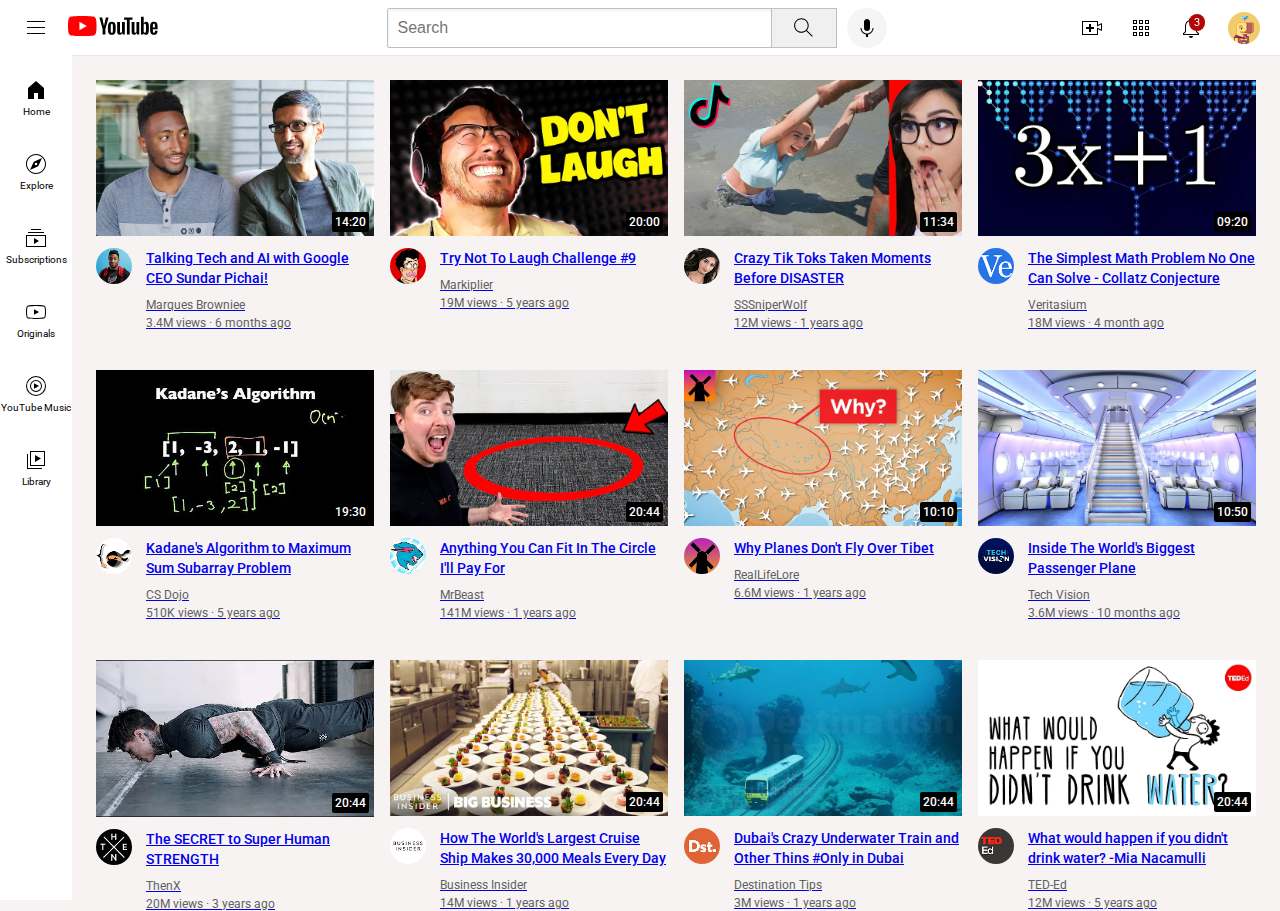
<file: index.html>
<!DOCTYPE html>
<html lang="en">
<head>


  <link rel="preconnect" href="https://fonts.googleapis.com">
  <link rel="preconnect" href="https://fonts.gstatic.com" crossorigin>
  <link href="https://fonts.googleapis.com/css2?family=Roboto:wght@400;500;700&display=swap" rel="stylesheet">
  <link rel="stylesheet" href="/styles/sidebar.css">
  <link rel="stylesheet" href="/styles/video.css">
  <link rel="stylesheet" href="/styles/header.css">
  <link rel="stylesheet" href="/styles/general.css">
  <meta charset="UTF-8">
  <meta http-equiv="X-UA-Compatible" content="IE=edge">
  <meta name="viewport" content="width=device-width, initial-scale=1.0">
  <title>YouTube</title>

</head>

<body>


  <header class="header">

    <div class="left-section">
      <img class="hamburger-menu" src="icons/hamburger-menu.svg">
      <a href="https://www.youtube.com/">

        <img class="youtube-logo" src="icons/youtube-logo.svg">
      </a>
    
    </div>

    
    <div class="middle-section">
      <input class="search-bar" type="text" placeholder="Search">
      <button class="search-button">
        <img class="search-icon" src="icons/search.svg">
        <div class="tool-tip">Search</div>
      </button>
      <button class="voice-search-button">
        <img class="voice-search-icon" src="icons/voice-search-icon.svg">
        <div class="tool-tip">Search with your voice</div>
      </button>
    </div>

    <div class="right-section">

      <div class="upload-icon-container">
        <img class="upload-icon" src="icons/upload.svg">
        <div class="tool-tip">Create</div>
      </div>
     

      <div class="youtube-apps-container">
        <img class="youtube-apps-icon" src="icons/youtube-apps.svg">
        <div class="tool-tip">YouTube apps</div>
      </div>
      

      <div class="notifications-icon">
        <img class="notification-icon" src="icons/notifications.svg">
        <div class="tool-tip">Notifications</div>
        <div class="notifications-count">3</div>
      </div>
      

      <img class="current-user-picture" src="Images/proPic.png">
    </div>
  </header>


  <nav class="sidebar">

  <div class="sidebar-link">
<img src="sidebar-icons/home.svg">
<div>Home</div>
  </div>

  <div class="sidebar-link">
    <img src="sidebar-icons/explore.svg">
    <div>Explore</div>
  </div>

  <div class="sidebar-link">
    <img src="sidebar-icons/subscriptions.svg">
    <div>Subscriptions</div>
  </div>

  <div class="sidebar-link">
    <img src="sidebar-icons/originals.svg">
    <div>Originals</div>
  </div>

  <div class="sidebar-link">
    <img src="sidebar-icons/youtube-music.svg">
    <div>YouTube Music</div>
  </div>

  <div class="sidebar-link">
    <img src="sidebar-icons/library.svg">
    <div>Library</div>
  </div>

</nav>

 
<main>

  <div class="video-grid">

    <a href="https://www.youtube.com/watch?v=n2RNcPRtAiY">
      <div class="video-preview">
        <div class="thumbnail-row">
          <img class="thumbnail" src="Images/thumbnail-1.webp">
          <div class="video-time">14:20</div>
        </div>
    
        <div class="video-info-grid">
            <div class="channel-picture">
              <img class="profile-picture" src="Images/channel-1.jpeg">
            </div>
     
            <div class="video-info">
            <p class="video-title">
              Talking Tech and AI with Google CEO Sundar Pichai!
            </p>
          
            <p class="video-author">
              Marques Browniee
            </p>
          
            <p class="video-stats">
              3.4M views &#183; 6 months ago
            </p>
            </div>
        </div>
    
      </div>
    </a>
  
  
   <a href="https://www.youtube.com/watch?v=mP0RAo9SKZk">

    <div class="video-preview">
      <div class="thumbnail-row">
        <img class="thumbnail" src="Images/thumbnail-2.webp">
        <div class="video-time">20:00</div>
      </div>
  
      <div class="video-info-grid">
          <div class="channel-picture">
            <img class="profile-picture" src="Images/channel-2.jpeg">
          </div>
  
          <div class="video-info">
          <p class="video-title">
            Try Not To Laugh Challenge #9
          </p>
        
          <p class="video-author">
            Markiplier
          </p>
        
          <p class="video-stats">
            19M views &#183; 5 years ago
          </p>
          </div> 
      </div>
    </div>


   </a>

  
  
  
  <a href="https://www.youtube.com/watch?v=FgjPQQeTh1w">

    <div class="video-preview">
      <div class="thumbnail-row">
        <img class="thumbnail" src="Images/thumbnail-3.webp">
        <div class="video-time">11:34</div>
      </div>
  
      <div class="video-info-grid">
          <div class="channel-picture">
            <img class="profile-picture" src="Images/channel-3.jpeg">
          </div>
  
          <div class="video-info">
          <p class="video-title">
            Crazy Tik Toks Taken Moments Before DISASTER
          </p>
        
          <p class="video-author">
            SSSniperWolf
          </p>
        
          <p class="video-stats">
            12M views &#183; 1 years ago
          </p>
          </div> 
      </div>
    </div>

  </a>

  
  


  <a href="https://www.youtube.com/watch?v=094y1Z2wpJg">

    <div class="video-preview">
      <div class="thumbnail-row">
        <img class="thumbnail" src="Images/thumbnail-4.webp">
        <div class="video-time">09:20</div>
      </div>
  
      <div class="video-info-grid">
          <div class="channel-picture">
            <img class="profile-picture" src="Images/channel-4.jpeg">
          </div>
  
          <div class="video-info">
          <p class="video-title">
            The Simplest Math Problem No One Can Solve - Collatz Conjecture
          </p>
        
          <p class="video-author">
            Veritasium
          </p>
        
          <p class="video-stats">
            18M views &#183; 4 month ago
          </p>
          </div> 
      </div>
    </div>

  </a>

  
  <a href="https://www.youtube.com/watch?v=86CQq3pKSUw">

    <div class="video-preview">
      <div class="thumbnail-row">
        <img class="thumbnail" src="Images/thumbnail-5.webp">
        <div class="video-time">19:30</div>
      </div>
  
      <div class="video-info-grid">
          <div class="channel-picture">
            <img class="profile-picture" src="Images/channel-5.jpeg">
          </div>
  
          <div class="video-info">
          <p class="video-title">
            Kadane's Algorithm to Maximum Sum Subarray Problem 
          </p>
        
          <p class="video-author">
            CS Dojo
          </p>
        
          <p class="video-stats">
            510K views &#183; 5 years ago
          </p>
          </div> 
      </div>
    </div>
  
  </a>

  

  <a href="https://www.youtube.com/watch?v=yXWw0_UfSFg">

    <div class="video-preview">
      <div class="thumbnail-row">
        <img class="thumbnail" src="Images/thumbnail-6.webp">
        <div class="video-time">20:44</div>
      </div>
  
      <div class="video-info-grid">
          <div class="channel-picture">
            <img class="profile-picture" src="Images/channel-6.jpeg">
          </div>
  
          <div class="video-info">
          <p class="video-title">
            Anything You Can Fit In The Circle I'll Pay For
          </p>
        
          <p class="video-author">
            MrBeast
          </p>
        
          <p class="video-stats">
            141M views &#183; 1 years ago
          </p>
          </div> 
      </div>
    </div>
  




  </a>

  <a href="https://www.youtube.com/watch?v=fNVa1qMbF9Y">

    <div class="video-preview">
      <div class="thumbnail-row">
        <img class="thumbnail" src="Images/thumbnail-7.webp">
        <div class="video-time">10:10</div>
      </div>
  
      <div class="video-info-grid">
          <div class="channel-picture">
            <img class="profile-picture" src="Images/channel-7.jpeg">
          </div>
  
          <div class="video-info">
          <p class="video-title">
            Why Planes Don't Fly Over Tibet
          </p>
        
          <p class="video-author">
            RealLifeLore
          </p>
        
          <p class="video-stats">
            6.6M views &#183; 1 years ago
          </p>
          </div> 
      </div>
    </div>



  </a>

  
  <a href="https://www.youtube.com/watch?v=lFm4EM1juls">
    <div class="video-preview">
      <div class="thumbnail-row">
        <img class="thumbnail" src="Images/thumbnail-8.webp">
        <div class="video-time">10:50</div>
      </div>
  
      <div class="video-info-grid">
          <div class="channel-picture">
            <img class="profile-picture" src="Images/channel-8.jpeg">
          </div>
  
          <div class="video-info">
          <p class="video-title">
            Inside The World's Biggest Passenger Plane
          </p>
        
          <p class="video-author">
            Tech Vision
          </p>
        
          <p class="video-stats">
            3.6M views &#183; 10 months ago
          </p>
          </div> 
      </div>
    </div>



  </a>

  

  <a href="https://www.youtube.com/watch?v=ixmxOlcrlUc">

    <div class="video-preview">
      <div class="thumbnail-row">
        <img class="thumbnail" src="Images/thumbnail-9.webp">
        <div class="video-time">20:44</div>
      </div>
  
      <div class="video-info-grid">
          <div class="channel-picture">
            <img class="profile-picture" src="Images/channel-9.jpeg">
          </div>
  
          <div class="video-info">
          <p class="video-title">
            The SECRET to Super Human STRENGTH
          </p>
        
          <p class="video-author">
            ThenX
          </p>
        
          <p class="video-stats">
            20M views &#183; 3 years ago
          </p>
          </div> 
      </div>
    </div>
  </a>

  
  
  <a href="https://www.youtube.com/watch?v=R2vXbFp5C9o">

    <div class="video-preview">
      <div class="thumbnail-row">
        <img class="thumbnail" src="Images/thumbnail-10.webp">
        <div class="video-time">20:44</div>
      </div>
  
      <div class="video-info-grid">
          <div class="channel-picture">
            <img class="profile-picture" src="Images/channel-10.jpeg">
          </div>
  
          <div class="video-info">
          <p class="video-title">
            How The World's Largest Cruise Ship Makes 30,000 Meals Every Day
          </p>
        
          <p class="video-author">
            Business Insider
          </p>
        
          <p class="video-stats">
            14M views &#183; 1 years ago
          </p>
          </div> 
      </div>
    </div>

  </a>

  
  <a href="https://www.youtube.com/watch?v=0nZuYyXET3s">
    <div class="video-preview">
      <div class="thumbnail-row">
        <img class="thumbnail" src="Images/thumbnail-11.webp">
        <div class="video-time">20:44</div>
      </div>
  
      <div class="video-info-grid">
          <div class="channel-picture">
            <img class="profile-picture" src="Images/channel-11.jpeg">
          </div>
  
          <div class="video-info">
          <p class="video-title">
            Dubai's Crazy Underwater Train and Other Thins #Only in Dubai
          </p>
        
          <p class="video-author">
            Destination Tips
          </p>
        
          <p class="video-stats">
            3M views &#183; 1 years ago
          </p>
          </div> 
      </div>
    </div>
  




  </a>

  <a href="https://www.youtube.com/watch?v=9iMGFqMmUFs">
    
    <div class="video-preview">
      <div class="thumbnail-row">
        <img class="thumbnail" src="Images/thumbnail-12.webp">
        <div class="video-time">20:44</div>
      </div>
  
      <div class="video-info-grid">
          <div class="channel-picture">
            <img class="profile-picture" src="Images/channel-12.jpeg">
          </div>
  
          <div class="video-info">
          <p class="video-title">
            What would happen if you didn't drink water? -Mia Nacamulli
          </p>
        
          <p class="video-author">
            TED-Ed
          </p>
        
          <p class="video-stats">
            12M views &#183; 5 years ago
          </p>
          </div> 
      </div>
    </div>
  
    </div>


  </a>


</main>



</body>
</html>
</file>
<file: styles/sidebar.css>
.sidebar{
  position: fixed;
  left: 0px;
  bottom: 0px;
  top: 55px;
  background-color: white;
  width: 72px;
  z-index: 200;
  padding-top: 5px;
}

.sidebar-link {
  height: 74px;
  display: flex;
  justify-content: center;
  align-items: center;
  flex-direction: column;
  cursor: pointer;
}

.sidebar-link:hover {
  background-color: rgb(237, 232, 232);
}

.sidebar-link img {
  height: 24px;
  margin-bottom: 4px;
}


.sidebar-link div {
  font-size: 10px;
}
</file>
<file: styles/video.css>
.thumbnail {
  width: 100%;
}

.video-title {
  margin-top: 0;
  font-size: 14px;
  font-weight: 500;
  line-height: 20px;
  margin-bottom: 10px;
}

.video-info-grid {
  display: grid;
  grid-template-columns: 50px 1fr;
}


.profile-picture {
  width: 36px;
  border-radius: 25px;
}

.thumbnail-row {
  margin-bottom: 8px;
  position: relative;
}

.video-author, 
.video-stats {
  font-size: 12px;
  color: rgb(96, 96, 96)
}

.video-grid {
  display: grid;
  grid-template-columns: 1fr 1fr 1fr;
  column-gap: 16px;
  row-gap: 40px;

}

@media (max-width: 750px) {
  .video-grid {
    grid-template-columns: 1fr 1fr;
  }
}

@media (min-width: 1000px) {
  .video-grid {
    grid-template-columns: 1fr 1fr 1fr 1fr;
  }
}

@media (min-width: 751px) and (max-width: 999px) {
  .video-grid {
    grid-template-columns: 1fr 1fr 1fr;
  }
}


.video-author {
  margin-bottom: 4px;
}

.video-time {
  background-color: black;
  color: white;
  position: absolute;
  bottom: 8px;
  right: 5px;
 
  font-size: 12px;
  font-weight: 500;
  padding: 3px;
  border-radius: 2px;
}
</file>
<file: styles/header.css>
.header {
 height: 55px;
display: flex;
flex-direction: row;
justify-content: space-between;
position: fixed;
top: 0px;
left: 0px;
right: 0px;
background-color: white;
border-bottom-width: 1px;
border-bottom-style: solid;
border-bottom-color: rgb(236, 230, 230);
z-index: 100;

}

.left-section {
  align-items: center;
  display: flex;
}

.middle-section {
  flex: 1;
  margin-left: 70px;
  margin-right: 35px;
  max-width: 500px;
  display: flex;
  align-items: center;
}

.right-section {
  width: 180px;
  display: flex;
  align-items: center;
  justify-content: space-between;
  margin-right: 20px;
  flex-shrink: 0;
}

.hamburger-menu {
  height: 24px;
  margin-left: 24px;
  margin-right: 20px;
}

.youtube-logo {
  height: 20px;
}

.search-button {
  height: 40px;
  width: 66px;
  background-color: rgb(240, 240, 240);
  border-width: 1px;
  border-style: solid;
  border-color: rgb(192, 192, 192);
  margin-left: -1px;
  margin-right: 10px;
  display: relative;
}

.voice-search-button {
  height: 40px;
  width: 40px;
  border-radius: 20px;
  border: none;
  background-color: rgb(245, 245, 245);
}


.search-bar {
  flex: 1;
  height: 36px;
  padding-left: 10px;
  font-size: 16px;
  border: 1px solid rgb(192, 192, 192);
  border-radius: 2px;
  box-shadow: inset 1px 2px 3px rgb(0, 0, 0, 0.05);
  width: 0;
}

.search-bar::placeholder {

  font-size: 16px;
}

.search-icon {
  height: 25px;

}

.voice-search-icon {
  height: 24px;

}

.upload-icon{
  height: 24px;
}

.youtube-apps-icon {
  height: 24px;
}

.notification-icon {
  height: 24px;
}

.current-user-picture{
  height: 32px;
  border-radius: 16px;
  cursor: pointer;
}

.notifications-icon {
  position: relative;
}

.notifications-count {
  position: absolute;
  top: -2px;
  right: -2px;
  background-color: rgb(178, 5, 5);
  color: white;
  font-family: Roboto, Arial;
  font-size: 11px;
  padding-left: 5px;
  padding-right: 5px;
  padding-top: 2px;
  padding-bottom: 2px;
  border-radius: 10px;
  }

  .search-button .tool-tip,
  .voice-search-button .tool-tip,
  .upload-icon-container .tool-tip,
  .youtube-apps-container .tool-tip,
  .notifications-icon .tool-tip {

    position: absolute;
    background-color: gray;
    color: white;
    padding: 4px 8px;
    border-radius: 2px;
    font-size: 12px;
    bottom: -30px;
    opacity: 0;
    transition: opacity 0.15s;
    pointer-events: none;
    white-space: nowrap;
  }

  .search-button:hover .tool-tip,
  .voice-search-button:hover .tool-tip,
  .upload-icon-container:hover .tool-tip,
  .youtube-apps-container:hover .tool-tip,
  .notifications-icon:hover .tool-tip {
    opacity: 1;
  }

  .search-button, .voice-search-button,
   .upload-icon-container, .youtube-apps-container,
   .notifications-icon {
    position: relative;
    display: flex;
    justify-content: center;
    align-items: center;
  }
</file>
<file: styles/general.css>
p {
  font-family: 'Roboto', sans-serif;
  margin: 0;
}

body {
  font-family: Roboto, Arial;
  margin: 0;
  padding-top: 80px;
  padding-left: 96px;
  padding-right: 24px;
  background-color: rgb(247, 243, 243);

}
</file>
